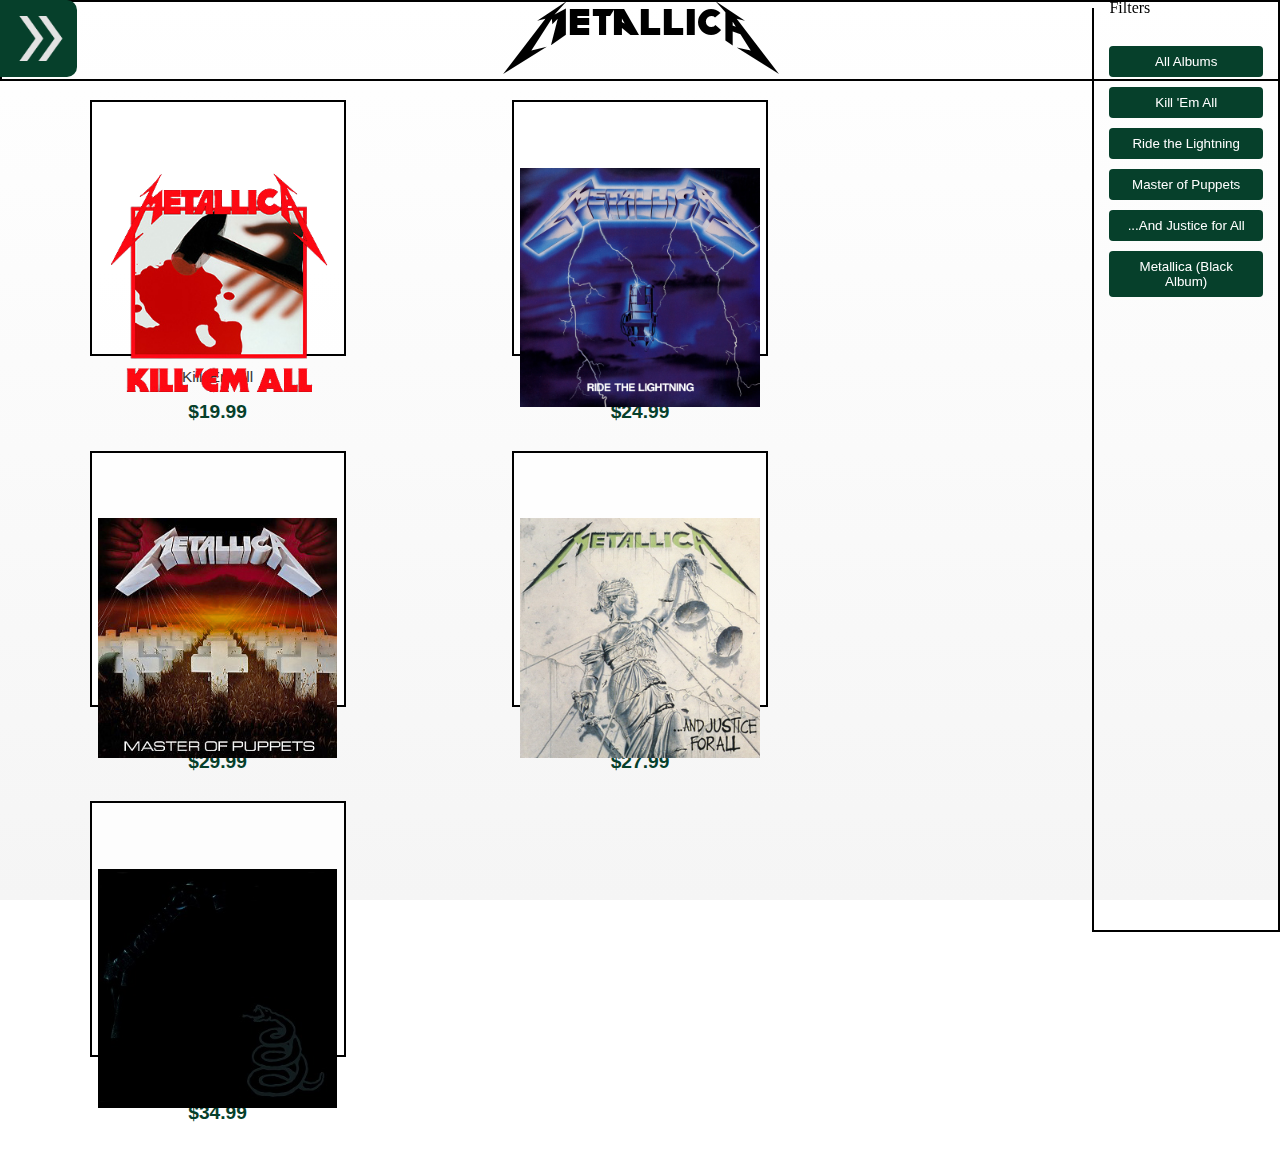
<file: love_u/index.html>
<!DOCTYPE html>
<html lang="en">
<head>
  <meta charset="UTF-8">
  <meta http-equiv="X-UA-Compatible" content="IE=edge">
  <meta name="viewport" content="width=device-width, initial-scale=1.0">
  <link type="text/css" rel="stylesheet" href="reset.css" >
  <link type="text/css" rel="stylesheet" href="style.css">
  <title>Document</title>
</head>
<body>
  <nav>
    
      <img class="navbar_img" id="navbar" src="metallica_webshop_images/double_arrow_24dp_E3E3E3_FILL0_wght400_GRAD0_opsz24.png" alt="double arrows pointing right">
      <div class="nav-links" id="navLinks">
        <a href="index.html">Home</a>
        <a href="history.html">History</a>
        
      </div>
   
  </nav>
  <div class="overlay" id="overlay"></div>
  <header>
  <p><span class="LOGOTEXT1">Metallic</span><span class="LOGOTEXT2">A</span></p>
</header>
  <main>
  
  <fieldset class="fortnite">
    <legend>Filters</legend>
    <div class="filter-buttons">
      <button class="filter-btn" data-filter="all">All Albums</button>
      <button class="filter-btn" data-filter="killemall">Kill 'Em All</button>
      <button class="filter-btn" data-filter="ridethelightning">Ride the Lightning</button>
      <button class="filter-btn" data-filter="masterofpuppets">Master of Puppets</button>
      <button class="filter-btn" data-filter="justice">...And Justice for All</button>
      <button class="filter-btn" data-filter="black">Metallica (Black Album)</button>
    </div>
  </fieldset>
  <div class="products">
    <div class="album-container">
      <a href="killemall.html" class="album-link">
        <fieldset class="album" data-album="killemall">
          <img class="album-cover" src="metallica_webshop_images/killemall.png" alt="Kill em all album cover">
        </fieldset>
        <h3>Kill 'Em All</h3>
        <p class="price">$19.99</p>
      </a>
    </div>
    <div class="album-container">
      <a href="ridethelightning.html" class="album-link">
        <fieldset class="album" data-album="ridethelightning">
          <img class="album-cover" src="metallica_webshop_images/ridethelightning.png" alt="Ride the Lightning album cover">
        </fieldset>
        <h3>Ride the Lightning</h3>
        <p class="price">$24.99</p>
      </a>
    </div>
    <div class="album-container">
      <a href="masterofpuppets.html" class="album-link">
        <fieldset class="album" data-album="masterofpuppets">
          <img class="album-cover" src="metallica_webshop_images/masterofpuppets.png" alt="Master of puppets album cover">
        </fieldset>
        <h3>Master of Puppets</h3>
        <p class="price">$29.99</p>
      </a>
    </div>
    <div class="album-container">
      <a href="justice.html" class="album-link">
        <fieldset class="album" data-album="justice">
          <img class="album-cover" src="metallica_webshop_images/justice.png" alt="...And justice for all album cover">
        </fieldset>
        <h3>...And Justice for All</h3>
        <p class="price">$27.99</p>
      </a>
    </div>
    <div class="album-container">
      <a href="black.html" class="album-link">
        <fieldset class="album" data-album="black">
          <img class="album-cover" src="metallica_webshop_images/metallica.png" alt="Metallica, or the black album album cover">
        </fieldset>
        <h3>Metallica</h3>
        <p class="price">$34.99</p>
      </a>
    </div>
  </div>
</main>
<script src="script.js"></script>
</body>

</html>
</file>
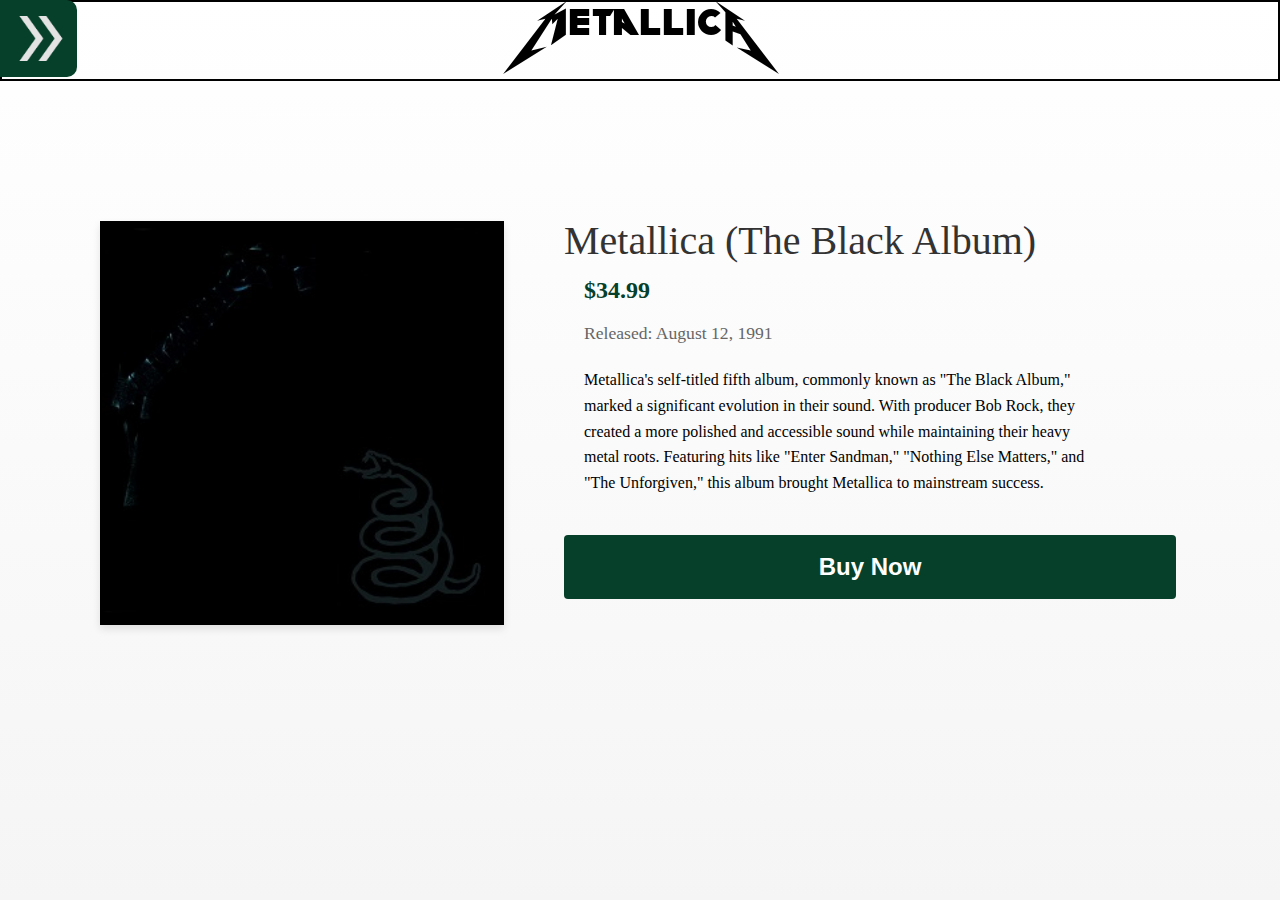
<file: love_u/black.html>
<!DOCTYPE html>
<html lang="en">
<head>
  <meta charset="UTF-8">
  <meta http-equiv="X-UA-Compatible" content="IE=edge">
  <meta name="viewport" content="width=device-width, initial-scale=1.0">
  <link type="text/css" rel="stylesheet" href="reset.css">
  <link type="text/css" rel="stylesheet" href="style.css">
  <title>Metallica (Black Album) - Metallica</title>
</head>
<body>
  <nav>
    
      <img class="navbar_img" id="navbar" src="metallica_webshop_images/double_arrow_24dp_E3E3E3_FILL0_wght400_GRAD0_opsz24.png" alt="double arrows pointing right">
      <div class="nav-links" id="navLinks">
        <a href="index.html">Home</a>
        <a href="history.html">History</a>
      </div>
    
  </nav>
  <div class="overlay" id="overlay"></div>
  <header>
    <p><span class="LOGOTEXT1">Metallic</span><span class="LOGOTEXT2">A</span></p>
  </header>
  <main>
    <div class="album-details">
      <img src="metallica_webshop_images/metallica.png" alt="Metallica (Black Album) cover" class="album-detail-cover">
      <div class="album-info">
        <h1>Metallica (The Black Album)</h1>
        <p class="price">$34.99</p>
        <p class="release-date">Released: August 12, 1991</p>
        <p class="description">Metallica's self-titled fifth album, commonly known as "The Black Album," marked a significant evolution in their sound. With producer Bob Rock, they created a more polished and accessible sound while maintaining their heavy metal roots. Featuring hits like "Enter Sandman," "Nothing Else Matters," and "The Unforgiven," this album brought Metallica to mainstream success.</p>
        <a href="#" class="buy-button">Buy Now</a>
      </div>
    </div>
  </main>
  <script src="script.js"></script>
</body>
</html>
</file>
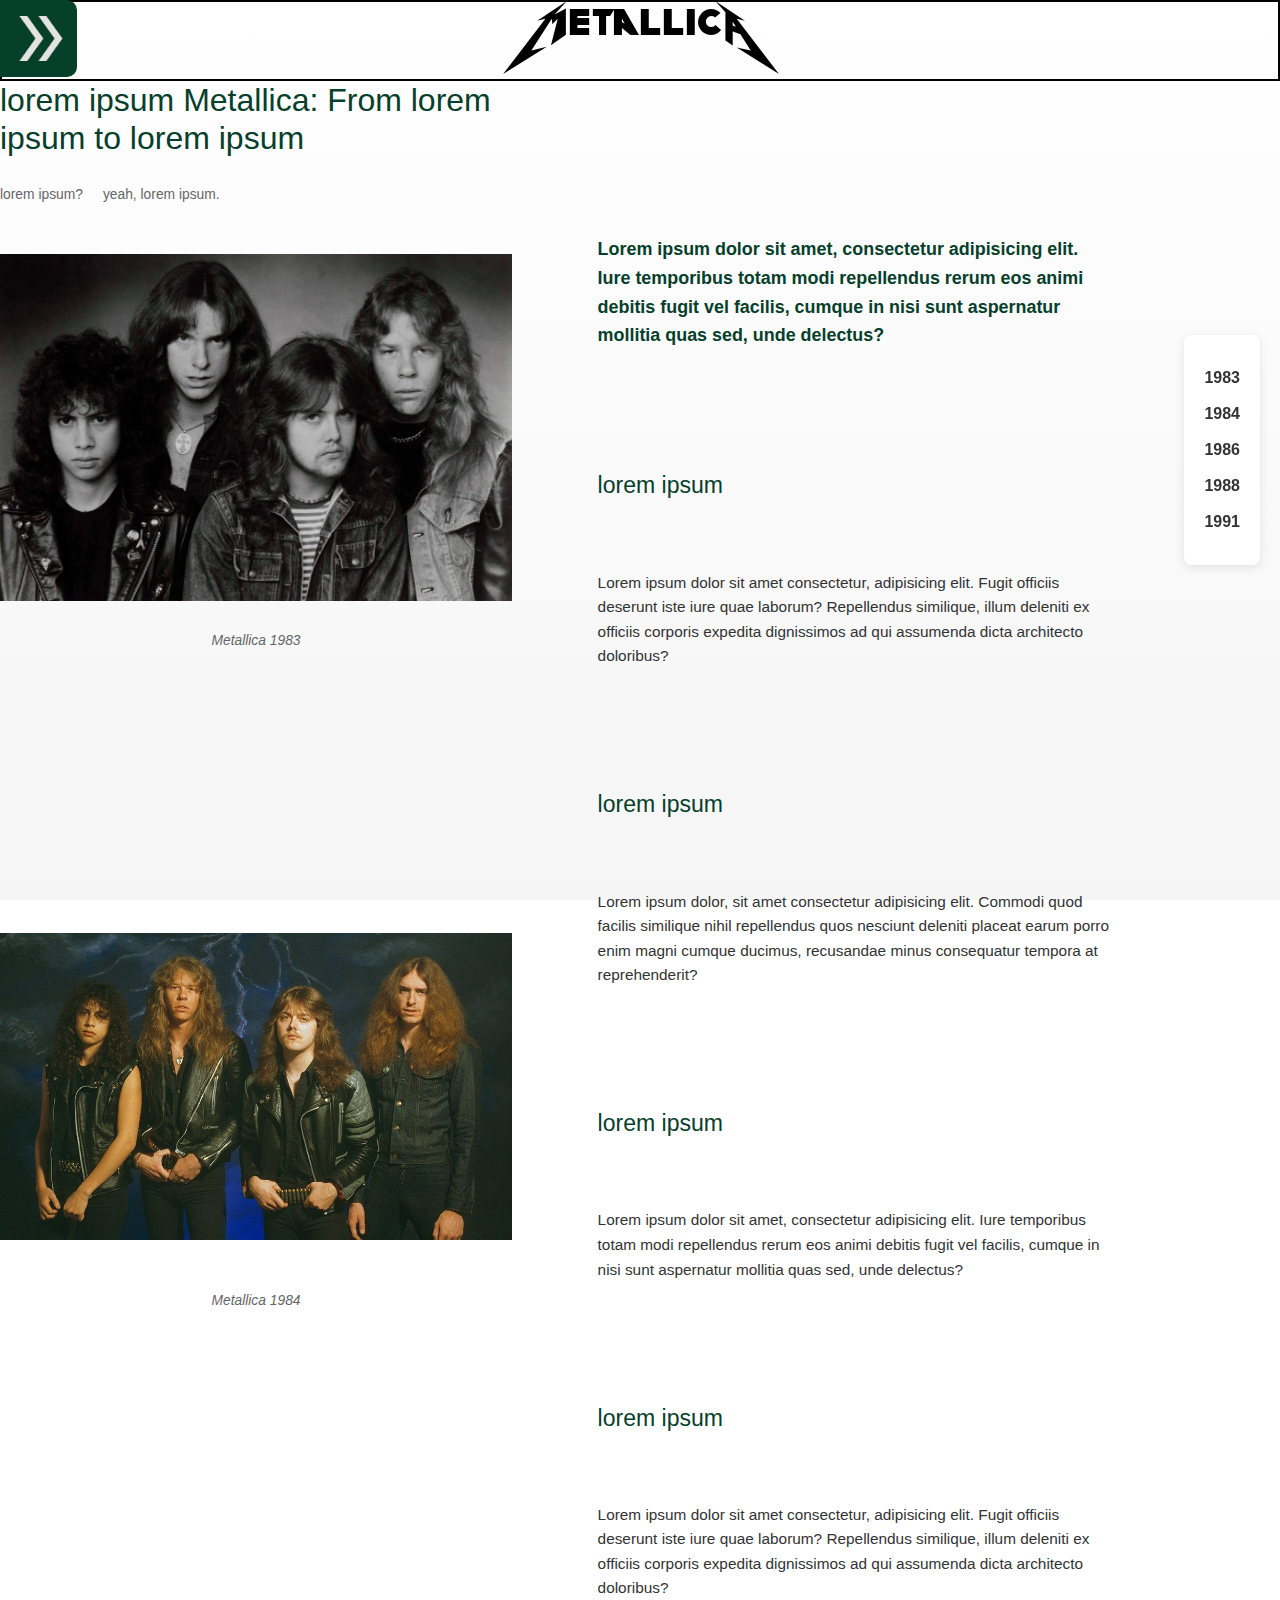
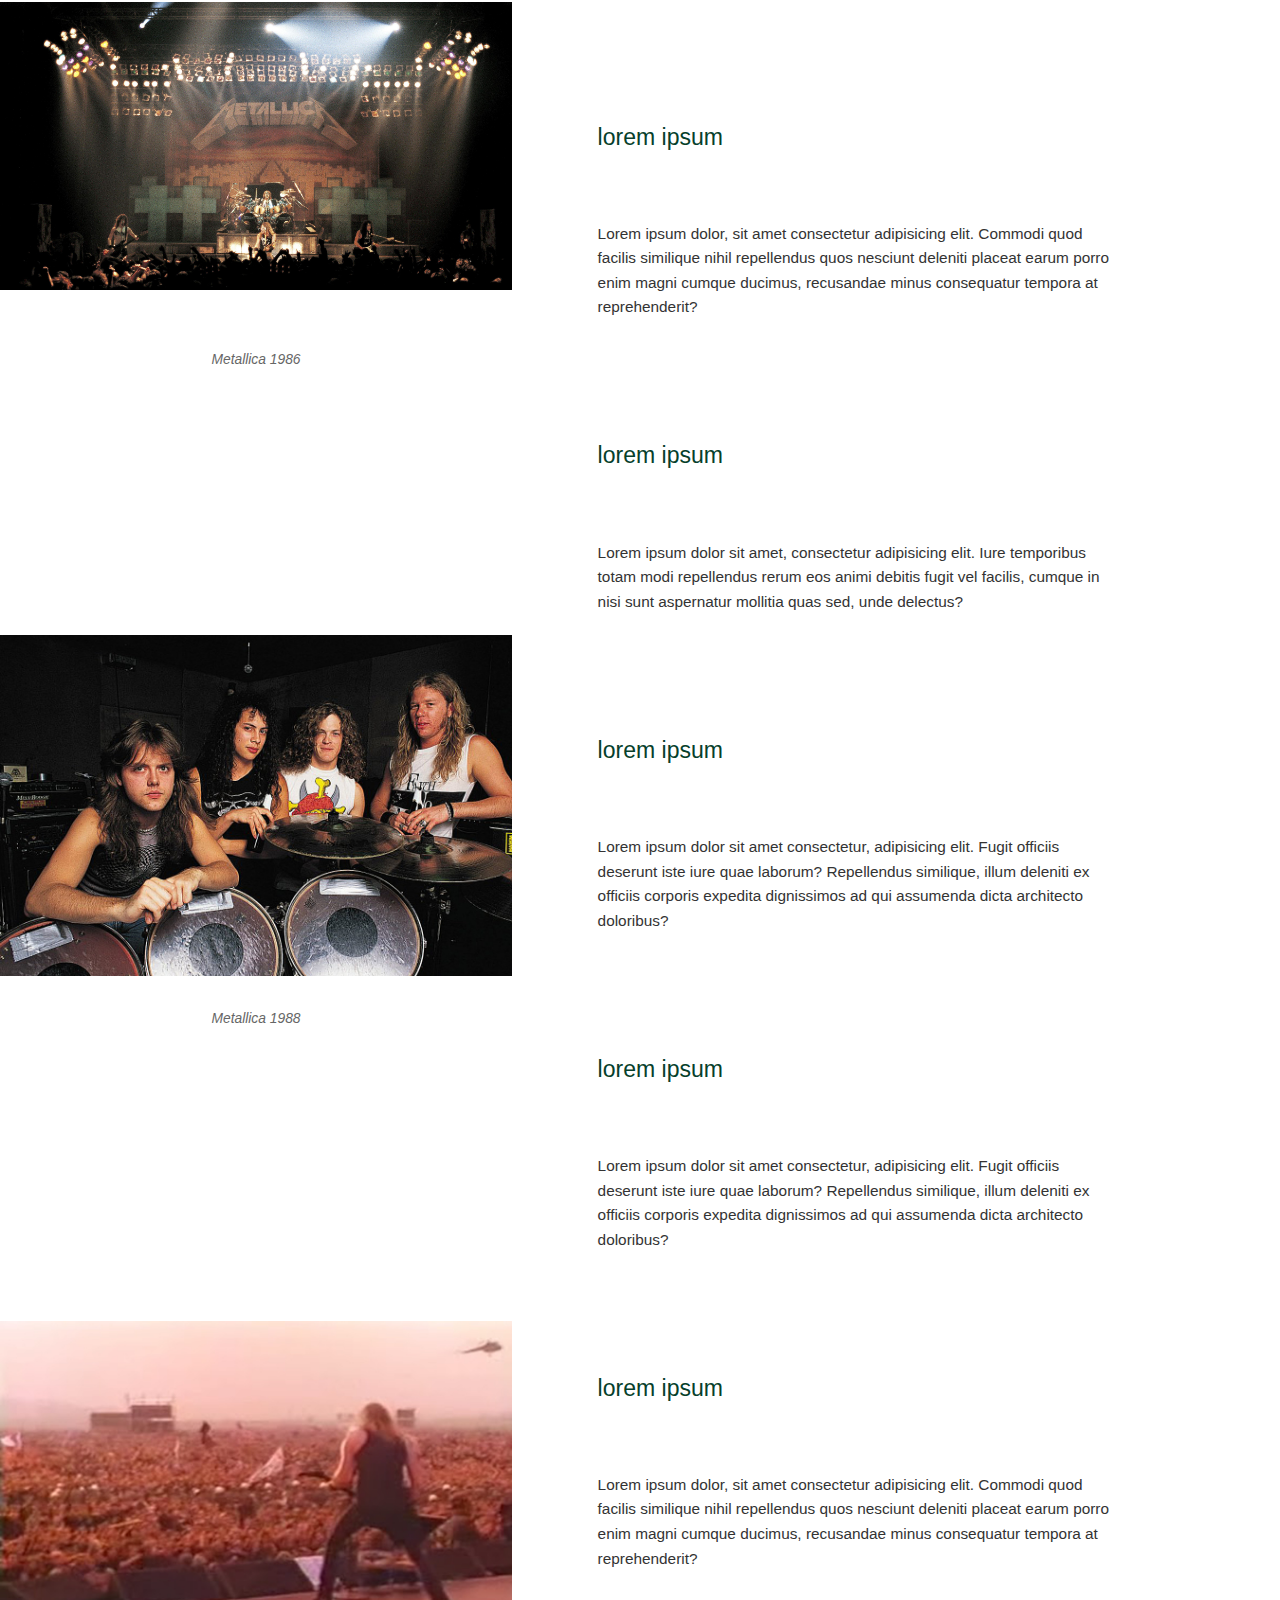
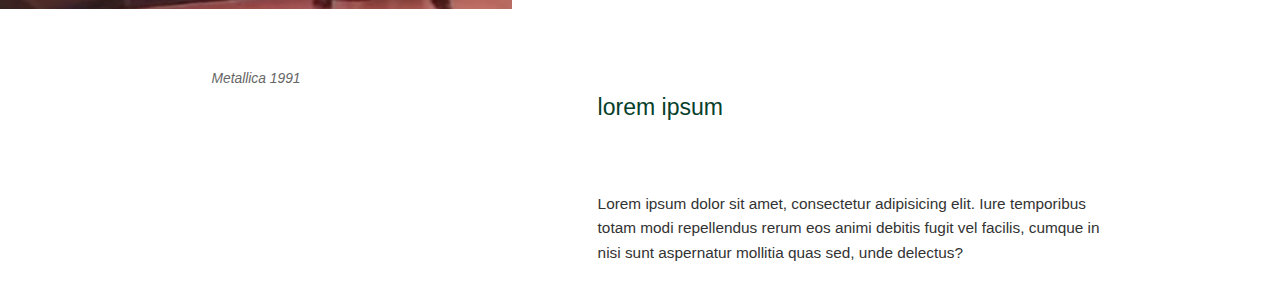
<file: love_u/history.html>
<!DOCTYPE html>
<html lang="en">
<head>
  <meta charset="UTF-8">
  <meta http-equiv="X-UA-Compatible" content="IE=edge">

  <meta name="viewport" content="width=device-width, initial-scale=1.0">
  <link type="text/css" rel="stylesheet" href="reset.css" >
  <link type="text/css" rel="stylesheet" href="style.css">
  <title>History - Metallica</title>
</head>
<body>
  <nav>
   
      
      <img class="navbar_img" id="navbar" src="metallica_webshop_images/double_arrow_24dp_E3E3E3_FILL0_wght400_GRAD0_opsz24.png" alt="double arrows pointing right">
      <div class="nav-links" id="navLinks">
        <a href="index.html">Home</a>
        <a href="history.html">History</a>
      </div>
   
  </nav>
  <div class="overlay" id="overlay"></div>
  <header>
    <p><span class="LOGOTEXT1">Metallic</span><span class="LOGOTEXT2">A</span></p>
  </header>
  <nav class="year-nav">
    <ul>
      <li><a href="#1983">1983</a></li>
      <li><a href="#1984">1984</a></li>
      <li><a href="#1986">1986</a></li>
      <li><a href="#1988">1988</a></li>
      <li><a href="#1991">1991</a></li>
    </ul>
  </nav>
  <main class="article-main">
    <article class="news-article">
      <h1>lorem ipsum Metallica: From lorem ipsum to lorem ipsum</h1>
      <div class="article-meta">
        <span class="date">lorem ipsum?</span>
        <span class="author">yeah, lorem ipsum.</span>
      </div>
      
      <div class="article-layout">
        <div class="media-column">
          <figure class="featured-image" id="1983">
            <img src="metallica_webshop_images/Metallica_1983_press_photo.jpg" alt="Metallica in 1983">
            <figcaption>Metallica 1983</figcaption>
          </figure>

          <div class="spotify-embed">
            <iframe src="https://open.spotify.com/embed/track/38fIaph07Kd8ZIN6l17ZJs?utm_source=generator"   allowfullscreen="" allow="autoplay; clipboard-write; encrypted-media; fullscreen; picture-in-picture" loading="lazy"></iframe>
          </div>

          <figure class="featured-image" id="1984">
            <img src="metallica_webshop_images/1984.png" alt="Metallica in 1984">
            <figcaption>Metallica 1984</figcaption>
          </figure>

          <div class="spotify-embed">
            <iframe src="https://open.spotify.com/embed/track/5nekfiTN45vlxG0eNJQQye?utm_source=generator"   allowfullscreen="" allow="autoplay; clipboard-write; encrypted-media; fullscreen; picture-in-picture" loading="lazy"></iframe>
          </div>

          <figure class="featured-image" id="1986">
            <img src="metallica_webshop_images/1986.png" alt="Metallica in 1986">
            <figcaption>Metallica 1986</figcaption>
          </figure>

          <div class="spotify-embed">
            <iframe src="https://open.spotify.com/embed/track/2MuWTIM3b0YEAskbeeFE1i?utm_source=generator"   allowfullscreen="" allow="autoplay; clipboard-write; encrypted-media; fullscreen; picture-in-picture" loading="lazy"></iframe>
          </div>

          <figure class="featured-image" id="1988">
            <img src="metallica_webshop_images/1988.png" alt="Metallica in 1988">
            <figcaption>Metallica 1988</figcaption>
          </figure>

          <div class="spotify-embed">
            <iframe src="https://open.spotify.com/embed/track/02xhLoVqpGmOqvolgrwM8w?utm_source=generator"  allowfullscreen="" allow="autoplay; clipboard-write; encrypted-media; fullscreen; picture-in-picture" loading="lazy"></iframe>
          </div>

          <figure class="featured-image" id="1991">
            <img src="metallica_webshop_images/1991.png" alt="Metallica in 1991">
            <figcaption>Metallica 1991</figcaption>
          </figure>

          <div class="spotify-embed">
            <iframe src="https://open.spotify.com/embed/track/5sICkBXVmaCQk5aISGR3x1?utm_source=generator"  allowfullscreen="" allow="autoplay; clipboard-write; encrypted-media; fullscreen; picture-in-picture" loading="lazy"></iframe>
          </div>
        </div>

        <div class="article-content">
          <p class="lead">Lorem ipsum dolor sit amet, consectetur adipisicing elit. Iure temporibus totam modi repellendus rerum eos animi debitis fugit vel facilis, cumque in nisi sunt aspernatur mollitia quas sed, unde delectus?</p>

          <h2>lorem ipsum</h2>
          <p>Lorem ipsum dolor sit amet consectetur, adipisicing elit. Fugit officiis deserunt iste iure quae laborum? Repellendus similique, illum deleniti ex officiis corporis expedita dignissimos ad qui assumenda dicta architecto doloribus?</p>

          <h2>lorem ipsum</h2>
          <p>Lorem ipsum dolor, sit amet consectetur adipisicing elit. Commodi quod facilis similique nihil repellendus quos nesciunt deleniti placeat earum porro enim magni cumque ducimus, recusandae minus consequatur tempora at reprehenderit?</p>

          <h2>lorem ipsum</h2>
          <p>Lorem ipsum dolor sit amet, consectetur adipisicing elit. Iure temporibus totam modi repellendus rerum eos animi debitis fugit vel facilis, cumque in nisi sunt aspernatur mollitia quas sed, unde delectus?</p>

          <h2>lorem ipsum</h2>
          <p>Lorem ipsum dolor sit amet consectetur, adipisicing elit. Fugit officiis deserunt iste iure quae laborum? Repellendus similique, illum deleniti ex officiis corporis expedita dignissimos ad qui assumenda dicta architecto doloribus?</p>

          <h2>lorem ipsum</h2>
          <p>Lorem ipsum dolor, sit amet consectetur adipisicing elit. Commodi quod facilis similique nihil repellendus quos nesciunt deleniti placeat earum porro enim magni cumque ducimus, recusandae minus consequatur tempora at reprehenderit?</p>

          <h2>lorem ipsum</h2>
          <p>Lorem ipsum dolor sit amet, consectetur adipisicing elit. Iure temporibus totam modi repellendus rerum eos animi debitis fugit vel facilis, cumque in nisi sunt aspernatur mollitia quas sed, unde delectus?</p>

          <h2>lorem ipsum</h2>
          <p>Lorem ipsum dolor sit amet consectetur, adipisicing elit. Fugit officiis deserunt iste iure quae laborum? Repellendus similique, illum deleniti ex officiis corporis expedita dignissimos ad qui assumenda dicta architecto doloribus?</p>

          <h2>lorem ipsum</h2>
          <p>Lorem ipsum dolor sit amet consectetur, adipisicing elit. Fugit officiis deserunt iste iure quae laborum? Repellendus similique, illum deleniti ex officiis corporis expedita dignissimos ad qui assumenda dicta architecto doloribus?</p>

          <h2>lorem ipsum</h2>
          <p>Lorem ipsum dolor, sit amet consectetur adipisicing elit. Commodi quod facilis similique nihil repellendus quos nesciunt deleniti placeat earum porro enim magni cumque ducimus, recusandae minus consequatur tempora at reprehenderit?</p>

          <h2>lorem ipsum</h2>
          <p>Lorem ipsum dolor sit amet, consectetur adipisicing elit. Iure temporibus totam modi repellendus rerum eos animi debitis fugit vel facilis, cumque in nisi sunt aspernatur mollitia quas sed, unde delectus?</p>

         

          
        </div>
      </div>
    </article>
  </main>
  <script src="script.js"></script>
</body>
</html>
</file>
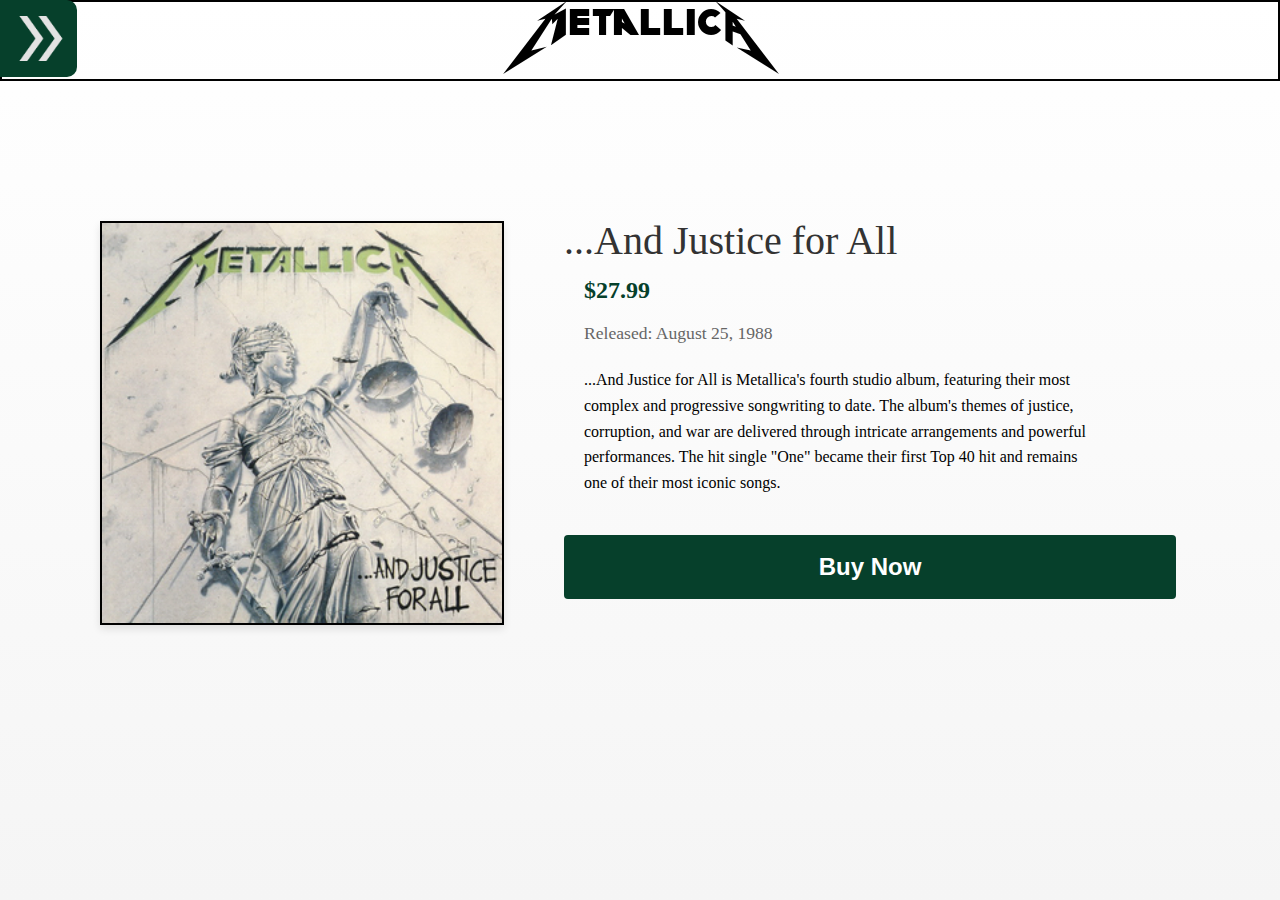
<file: love_u/justice.html>
<!DOCTYPE html>
<html lang="en">
<head>
  <meta charset="UTF-8">
  <meta http-equiv="X-UA-Compatible" content="IE=edge">
  <meta name="viewport" content="width=device-width, initial-scale=1.0">
  <link type="text/css" rel="stylesheet" href="reset.css">
  <link type="text/css" rel="stylesheet" href="style.css">
  <title>...And Justice for All - Metallica</title>
</head>
<body>
  <nav>
    
      <img class="navbar_img" id="navbar" src="metallica_webshop_images/double_arrow_24dp_E3E3E3_FILL0_wght400_GRAD0_opsz24.png" alt="double arrows pointing right">
      <div class="nav-links" id="navLinks">
        <a href="index.html">Home</a>
        <a href="history.html">History</a>
      </div>
   
  </nav>
  <div class="overlay" id="overlay"></div>
  <header>
    <p><span class="LOGOTEXT1">Metallic</span><span class="LOGOTEXT2">A</span></p>
  </header>
  <main>
    <div class="album-details">
      <img src="metallica_webshop_images/justice.png" alt="...And Justice for All album cover" class="album-detail-cover">
      <div class="album-info">
        <h1>...And Justice for All</h1>
        <p class="price">$27.99</p>
        <p class="release-date">Released: August 25, 1988</p>
        <p class="description">...And Justice for All is Metallica's fourth studio album, featuring their most complex and progressive songwriting to date. The album's themes of justice, corruption, and war are delivered through intricate arrangements and powerful performances. The hit single "One" became their first Top 40 hit and remains one of their most iconic songs.</p>
        <a href="#" class="buy-button">Buy Now</a>
      </div>
    </div>
  </main>
  <script src="script.js"></script>
</body>
</html>
</file>
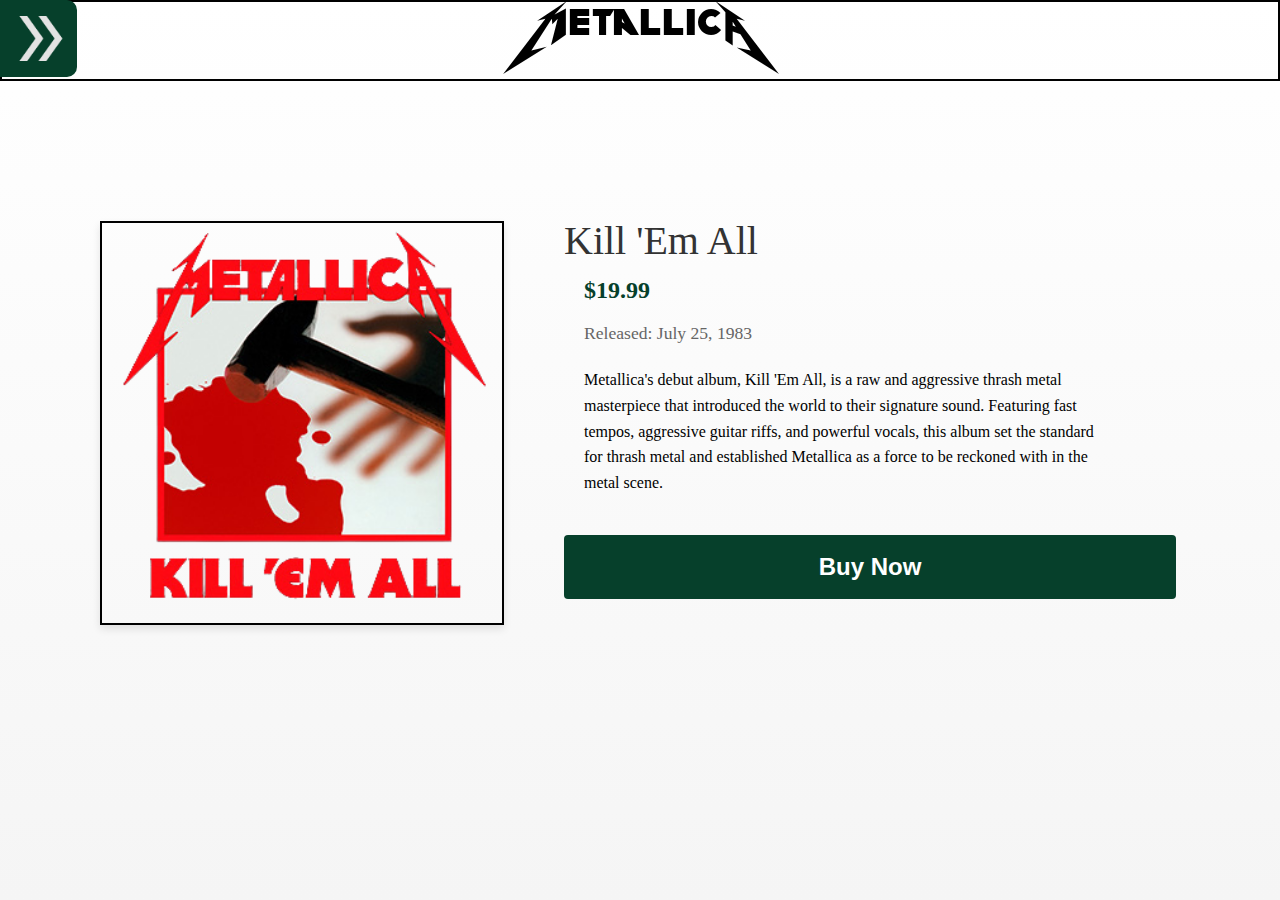
<file: love_u/killemall.html>
<!DOCTYPE html>
<html lang="en">
<head>
  <meta charset="UTF-8">
  <meta http-equiv="X-UA-Compatible" content="IE=edge">
  <meta name="viewport" content="width=device-width, initial-scale=1.0">
  <link type="text/css" rel="stylesheet" href="reset.css">
  <link type="text/css" rel="stylesheet" href="style.css">
  <title>Kill 'Em All - Metallica</title>
</head>
<body>
  <nav>
    
      <img class="navbar_img" id="navbar" src="metallica_webshop_images/double_arrow_24dp_E3E3E3_FILL0_wght400_GRAD0_opsz24.png" alt="double arrows pointing right">
      <div class="nav-links" id="navLinks">
        <a href="index.html">Home</a>
        <a href="history.html">History</a>
      </div>
    
  </nav>
  <div class="overlay" id="overlay"></div>
  <header>
    <p><span class="LOGOTEXT1">Metallic</span><span class="LOGOTEXT2">A</span></p>
  </header>
  <main>
    <div class="album-details">
      <img src="metallica_webshop_images/killemall.png" alt="Kill 'Em All album cover" class="album-detail-cover">
      <div class="album-info">
        <h1>Kill 'Em All</h1>
        <p class="price">$19.99</p>
        <p class="release-date">Released: July 25, 1983</p>
        <p class="description">Metallica's debut album, Kill 'Em All, is a raw and aggressive thrash metal masterpiece that introduced the world to their signature sound. Featuring fast tempos, aggressive guitar riffs, and powerful vocals, this album set the standard for thrash metal and established Metallica as a force to be reckoned with in the metal scene.</p>
        <a href="#" class="buy-button">Buy Now</a>
      </div>
    </div>
  </main>
  <script src="script.js"></script>
</body>
</html>
</file>
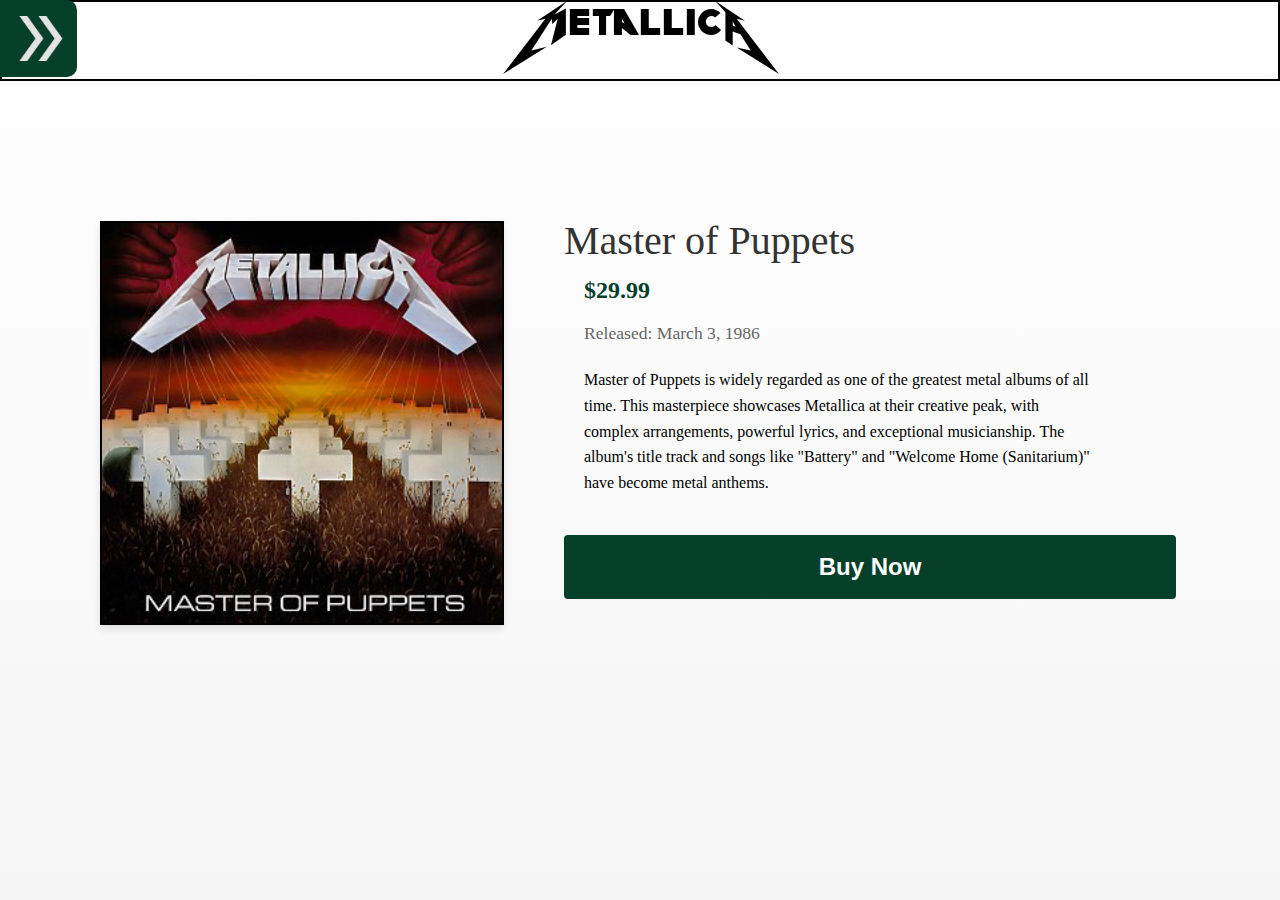
<file: love_u/masterofpuppets.html>
<!DOCTYPE html>
<html lang="en">
<head>
  <meta charset="UTF-8">
  <meta http-equiv="X-UA-Compatible" content="IE=edge">
  <meta name="viewport" content="width=device-width, initial-scale=1.0">
  <link type="text/css" rel="stylesheet" href="reset.css">
  <link type="text/css" rel="stylesheet" href="style.css">
  <title>Master of Puppets - Metallica</title>
</head>
<body>
  <nav>
   
      <img class="navbar_img" id="navbar" src="metallica_webshop_images/double_arrow_24dp_E3E3E3_FILL0_wght400_GRAD0_opsz24.png" alt="double arrows pointing right">
      <div class="nav-links" id="navLinks">
        <a href="index.html">Home</a>
        <a href="history.html">History</a>
      </div>
    
  </nav>
  <div class="overlay" id="overlay"></div>
  <header>
    <p><span class="LOGOTEXT1">Metallic</span><span class="LOGOTEXT2">A</span></p>
  </header>
  <main>
    <div class="album-details">
      <img src="metallica_webshop_images/masterofpuppets.png" alt="Master of Puppets album cover" class="album-detail-cover">
      <div class="album-info">
        <h1>Master of Puppets</h1>
        <p class="price">$29.99</p>
        <p class="release-date">Released: March 3, 1986</p>
        <p class="description">Master of Puppets is widely regarded as one of the greatest metal albums of all time. This masterpiece showcases Metallica at their creative peak, with complex arrangements, powerful lyrics, and exceptional musicianship. The album's title track and songs like "Battery" and "Welcome Home (Sanitarium)" have become metal anthems.</p>
        <a href="#" class="buy-button">Buy Now</a>
      </div>
    </div>
  </main>
  <script src="script.js"></script>
</body>
</html>
</file>
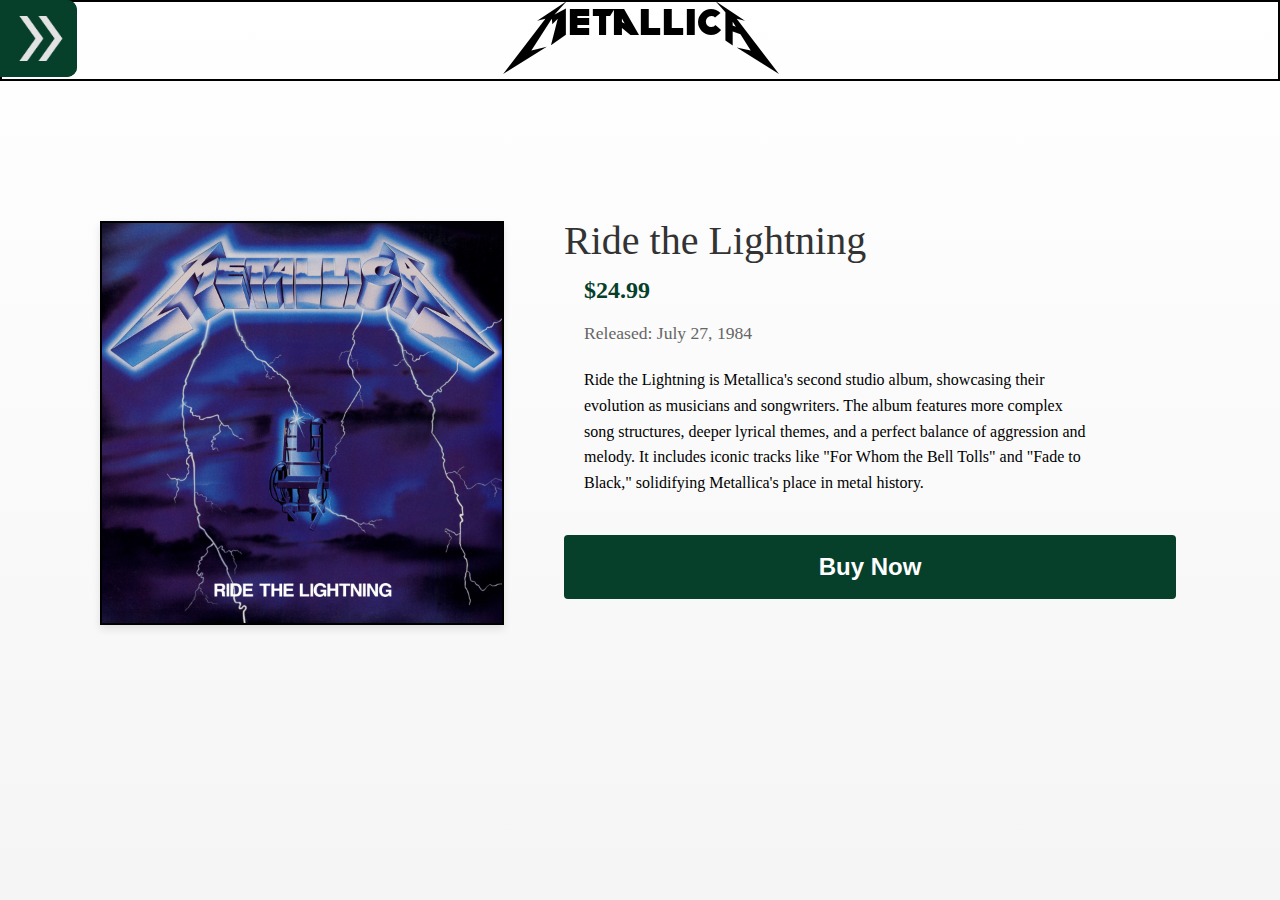
<file: love_u/ridethelightning.html>
<!DOCTYPE html>
<html lang="en">
<head>
  <meta charset="UTF-8">
  <meta http-equiv="X-UA-Compatible" content="IE=edge">
  <meta name="viewport" content="width=device-width, initial-scale=1.0">
  <link type="text/css" rel="stylesheet" href="reset.css">
  <link type="text/css" rel="stylesheet" href="style.css">
  <title>Ride the Lightning - Metallica</title>
</head>
<body>
  <nav>
    <ul>
      <li><p></p></li>
      <img class="navbar_img" id="navbar" src="metallica_webshop_images/double_arrow_24dp_E3E3E3_FILL0_wght400_GRAD0_opsz24.png" alt="double arrows pointing right">
      <div class="nav-links" id="navLinks">
        <a href="index.html">Home</a>
        <a href="history.html">History</a>
      </div>
    </ul>
  </nav>
  <div class="overlay" id="overlay"></div>
  <header>
    <p><span class="LOGOTEXT1">Metallic</span><span class="LOGOTEXT2">A</span></p>
  </header>
  <main>
    <div class="album-details">
      <img src="metallica_webshop_images/ridethelightning.png" alt="Ride the Lightning album cover" class="album-detail-cover">
      <div class="album-info">
        <h1>Ride the Lightning</h1>
        <p class="price">$24.99</p>
        <p class="release-date">Released: July 27, 1984</p>
        <p class="description">Ride the Lightning is Metallica's second studio album, showcasing their evolution as musicians and songwriters. The album features more complex song structures, deeper lyrical themes, and a perfect balance of aggression and melody. It includes iconic tracks like "For Whom the Bell Tolls" and "Fade to Black," solidifying Metallica's place in metal history.</p>
        <a href="#" class="buy-button">Buy Now</a>
      </div>
    </div>
  </main>
  <script src="script.js"></script>
</body>
</html>
</file>
<file: love_u/style.css>
body {
  background: linear-gradient(to bottom, #ffffff, #f5f5f5) fixed;
  min-height: 100vh;
  margin: 0;
  background-attachment: fixed;
  background-size: 100% 100%;
}

.nav-container {
  position: fixed;
  top: 0;
  left: 0;
  display: flex;
  align-items: flex-start;
}

.nav-button {
  position: relative;
  z-index: 1000;
}

nav p, nav img {
  background-color: #06402b;
  display: flex;
  position: fixed;
  width: 6vw;
  height: 6vw;
  border-radius: 0px 10px 10px 0px;
  cursor: pointer;
  z-index: 1000;
}

.navbar_img.rotated {
  transform: rotate(180deg);
}

header p {
  display: flex;
  
  justify-content: center;
  font-size: 6vw;
  border: solid black 2px;
  margin: 0;
  padding: 0;
}

@media (max-width: 768px) {
  header p {
    font-size: 8vw;
  }
  nav p, nav img {
    width: 8vw;
    height: 8vw;
  }
}

@media (max-width: 480px) {
  header p {
    font-size: 10vw;
  }
  nav p, nav img {
    width: 10vw;
    height: 10vw;
  }
  .fortnite{
    display: none;
  }
  .article-content p{font-size:3vw;}
  .article-meta span{font-size: 2.5vw;}
}

main {
  display: grid;
  grid-template-columns: 65vw;
  grid-template-rows: auto;
  grid-template-areas: 
    "products";
  align-items: start;
  padding-left: 0;
  margin-top: 0;
  position: relative;
  top: 0;
  justify-content: start;
  width: 100%;
  box-sizing: border-box;
}

.products {
  grid-area: products;
  display: grid;
  grid-template-columns: repeat(2, 1fr);
  grid-template-rows: repeat(3, auto);
  gap: 1vw;
  padding: 1vw;
  width: 65vw;
  margin: 0;
  justify-items: start;
  align-items: start;
  position: relative;
  top: 0;
  box-sizing: border-box;
}

@media (max-width: 1200px) {
  main {
    grid-template-columns: 60vw 40vw;
    grid-template-areas: 
      "products filter"
      "products filter"
      "products filter"
      "products filter";
    padding-left: 0;
    margin-top: 0;
    top: 0;
  }

  .products {
    width: 70vw;
    max-width: 700px;
    gap: 30px;
    padding: 30px 0px 30px 30px;
    margin: 0;
    top: 0;
  }

  .fortnite {
    width: 25vw;
    height: 100vh;
    justify-self: center;
    margin-bottom: 20px;
  }
}

@media (max-width: 768px) {
  main {
    grid-template-columns: 60vw 40vw;
    grid-template-areas: 
      "products filter"
      "products filter"
      "products filter"
      "products filter";
    margin-top: 0;
    top: 0;
  }

  .products {
    width: 100%;
    max-width: 600px;
    gap: 20px;
    padding: 20px;
    top: 0;
  }

  .album {
    width: 200px;
    height: 200px;
  }

  .fortnite {
    width: 40vw;
    height: 100vh;
  }
}

@media (max-width: 698px) {
  main {
    grid-template-columns: 50vw;
    grid-template-areas: 
      "products";
    margin-top: 0;
    top: 0;
  }

  .products {
    width: 50vw;
    gap: 2vw;
    padding: 2vw;
    top: 0;
    grid-template-columns: repeat(2, 1fr);
    grid-template-rows: repeat(3, auto);
  }

  .products fieldset {
    width: 25vw;
    height: 25vw;
    min-width: 80px;
    min-height: 80px;
    padding: 0.5vw;
    border-width: 0.1vw;
  }

  .album {
    width: 24vw;
    height: 24vw;
  }

  .album fieldset {
    width: 22vw;
    height: 22vw;
  }

  .album-cover {
    width: 20vw;
    height: 20vw;
  }

  .album-container {
    width: 24vw;
  }

  .album-container h3 {
    font-size: 1.5vw;
  }

  .album-container .price {
    font-size: 1.8vw;
  }

  .fortnite {
    width: 12vw;
    height: 100vh;
    position: fixed;
    right: 0;
    top: 0;
    padding: 15px;
    z-index: 1;
    background-color: white;
  }

  a.album {
    width: 25vw;
    height: 25vw;
    min-width: 80px;
    min-height: 80px;
  }
}



@font-face{font-family: master;
  src:url(metallica_webshop_images/pastor\ of\ muppets.ttf)}
@font-face{font-family: retsam;
  src:url(metallica_webshop_images/pastor\ of\ muppets\ flipped.ttf)}

.LOGOTEXT1{
  font-family: master;
}
.LOGOTEXT2{
  font-family: retsam;
}
.fortnite {
  border-bottom: solid black 2px;
  border-left: solid black 2px;
  border-right: solid black 2px;
  height: 100vh;
  width: 12vw;
  position: fixed;
  right: 0;
  top: 0;
  padding: 15px;
  z-index: 1;
}

.album-container {
  display: flex;
  flex-direction: column;
  align-items: center;
  gap: 8px;
  transition: transform 0.3s ease;
  opacity: 1;
  transform: translateX(0);
  transition: all 0.5s ease;
  width: 32vw;
  padding: 0.5vw;
  box-sizing: border-box;
}

.album-container.hidden {
  opacity: 0;
  transform: translateX(-100%);
  position: absolute;
  pointer-events: none;
}

.album-container.visible {
  opacity: 1;
  transform: translateX(0);
  position: relative;
}

.album-container:hover {
  transform: scale(1.1);
  z-index: 1;
}

.album-container:hover h3,
.album-container:hover .price {
  text-decoration: underline;
}

.album {
  border: solid black 2px;
  display: flex;
  justify-content: center;
  align-items: center;
  padding: 8px;
  margin: 0;
  width: 32vw;
  height: 32vw;
  aspect-ratio: 1;
  transition: all 0.3s ease;
  position: relative;
  opacity: 1;
  transform: translateX(0);
  background-color: rgba(255, 255, 255, 0.8);
  box-sizing: border-box;
}

.album:hover {
  background-color: rgba(160, 160, 160, 0.8);
  transform: none;
}

.album-container h3 {
  font-family: Arial, sans-serif;
  font-size: 1.2vw;
  margin: 0.3vw 0;
  color: #333;
  text-align: center;
  padding: 0 5px;
  line-height: 1.2;
}

.album-container .price {
  font-family: Arial, sans-serif;
  font-size: 1.5vw;
  font-weight: bold;
  color: #06402b;
  margin: 0.3vw 0;
  text-align: center;
  padding: 0 5px;
}

.album-cover {
  max-width: 90%;
  max-height: 90%;
  object-fit: contain;
  transition: filter 0.3s ease;
  width: 28vw;
  height: 28vw;
}

.album-container:hover .album-cover {
  filter: brightness(0.7);
}

.products fieldset {
  border: solid black 2px;
  display: flex;
  justify-content: center;
  align-items: center;
  padding: 0.5vw;
  margin: 0;
  width: 20vw;
  height: 20vw;
  aspect-ratio: 1;
}

.products fieldset:nth-child(5) {
  grid-column: span 2;
  justify-self: center;
  width: 20vw;
}

.products img {
  max-width: 100%;
  max-height: 100%;
  object-fit: contain;
}

.maintext h1{
  text-align: center;
  font-size: xx-large;
  margin:10px
}

.start{
  margin:0px 12.5vw;
  text-align: center;
  width:75vw;
  align-self: center;
}

.nav-links {
  position: fixed;
  top: 0;
  left: -200px;
  width: 200px;
  height: 100vh;
  background-color: #06402b;
  transition: left 0.3s ease;
  padding-top: 5.25vw;
  z-index: 999;
}

.nav-links a {
  display: block;
  color: white;
  padding: 15px;
  text-decoration: none;
  font-size: 1.2em;
  transition: background-color 0.3s;
  font-family: Arial, sans-serif;
}

.nav-links a:hover {
  background-color: #0a5a3d;
}

.nav-links.active {
  left: 0;
}

.nav-links.active ~ img {
  left: 200px;
}

.overlay {
  position: fixed;
  top: 0;
  left: 0;
  width: 100%;
  height: 100%;
  background-color: rgba(0, 0, 0, 0.5);
  z-index: 998;
  opacity: 0;
  visibility: hidden;
  transition: opacity 0.3s ease, visibility 0.3s ease;
}

.overlay.active {
  opacity: 1;
  visibility: visible;
}

.filters {
  border: solid black 2px;
  padding: 20px;
  margin-bottom: 20px;
  background-color: #f5f5f5;
}

.filter-buttons {
  display: flex;
  flex-direction: column;
  gap: 10px;
  margin-top: 15px;
}

.filter-btn {
  padding: 8px 15px;
  background-color: #06402b;
  color: white;
  border: none;
  border-radius: 4px;
  cursor: pointer;
  font-family: Arial, sans-serif;
  transition: background-color 0.3s;
  width: 100%;
}

.filter-btn:hover {
  background-color: #0a5a3d;
}

.filter-btn.active {
  background-color: #0a5a3d;
  font-weight: bold;
}

.album-hidden {
  display: none;
}

.album-details {
  display: flex;
  flex-direction: row;
  align-items: flex-start;
  gap: 40px;
  padding: 40px;
  max-width: 1000px;
  margin: 60px auto 0;
}

.album-detail-cover {
  max-width: 400px;
  width: 100%;
  height: auto;
  border: 2px solid black;
  box-shadow: 0 4px 8px rgba(0, 0, 0, 0.1);
  flex-shrink: 0;
  margin-left: 60px;
  margin-top: 40px;
}

.album-info {
  text-align: left;
  width: 40vw;
  flex: 1;
  margin-top: 40px;
  padding: 0 20px;
}

.album-info h1 {
  font-size: 2.5em;
  margin-bottom: 10px;
  color: #333;
}

.album-info .price {
  font-size: 1.5em;
  font-weight: bold;
  color: #06402b;
  margin: 10px 0;
}

.album-info .release-date {
  font-size: 1.1em;
  color: #666;
  margin-bottom: 20px;
}

.album-info p {
  width: 40vw;
  line-height: 1.6;
  margin-bottom: 20px;
  padding: 0 20px;
}

.album-link {
  text-decoration: none;
  color: inherit;
  display: flex;
  flex-direction: column;
  align-items: center;
  gap: 8px;
}

.album-link:hover {
  text-decoration: none;
}

.wiki-main {
  max-width: 1200px;
  margin: 0 auto;
  padding: 20px;
}

.wiki-content {
  display: flex;
  gap: 40px;
}

.wiki-toc {
  flex: 0 0 250px;
  background-color: #f8f9fa;
  border: 1px solid #a2a9b1;
  padding: 20px;
  border-radius: 4px;
  position: sticky;
  top: 20px;
  align-self: flex-start;
}

.wiki-toc h2 {
  font-size: 1.2em;
  margin: 0 0 10px 0;
  padding-bottom: 5px;
  border-bottom: 1px solid #a2a9b1;
}

.wiki-toc ol {
  margin: 0;
  padding-left: 20px;
}

.wiki-toc a {
  color: #06402b;
  text-decoration: none;
}

.wiki-toc a:hover {
  text-decoration: underline;
}

.wiki-content section {
  flex: 1;
  margin-bottom: 40px;
}

.wiki-content h2 {
  font-size: 1.8em;
  margin-bottom: 20px;
  padding-bottom: 10px;
  border-bottom: 1px solid #a2a9b1;
}

.wiki-content p {
  line-height: 1.6;
  margin-bottom: 15px;
  color: #202122;
}

.article-main {
  display: grid;
  grid-template-columns: 40vw 1fr;
  grid-template-rows: auto;
  grid-template-areas: 
    "media content";
  width: 100vw;
  box-sizing: border-box;
  position: relative;
}

.article-content {
  grid-area: content;
  display: grid;
  grid-template-columns: 1fr;
  grid-template-rows: auto;
  gap: 2vw;
  width: 60vw;
  padding: 0 2vw;
  box-sizing: border-box;
  justify-self: left;
}

.media-column {
  grid-area: media;
  display: grid;
  grid-template-columns: 1fr;
  grid-template-rows: auto;
  gap: 2vw;
  position: relative;
  height: fit-content;
  width: 40vw;
  z-index: 1;
  box-sizing: border-box;
}

.news-article {
  font-family: Arial, sans-serif;
  line-height: 1.6;
  color: #333;
  font-size: 1.2vw;
}

.news-article h1 {
  font-size: 2.5vw;
  margin-bottom: 2vw;
  line-height: 1.2;
  color: #06402b;
}

.news-article h2 {
  font-size: 1.8vw;
  margin: 4vw 0 2vw;
  color: #06402b;
}

.news-article p {
  margin-bottom: 2vw;
}

.lead {
  font-size: 1.4vw;
  font-weight: bold;
  margin-bottom: 3vw;
  color: #06402b;
  width: 40vw;
}

.article-meta {
  display: flex;
  gap: 20px;
  margin-bottom: 30px;
  color: #666;
  font-size: 0.9em;
}

.featured-image {
  margin: 0;
  width: 40vw;
  position: relative;
  box-sizing: border-box;
  display: grid;
  grid-template-columns: 1fr;
  grid-template-rows: auto;
}

.featured-image img {
  width: 40vw;
  height: 30vw;
  object-fit: contain;
  position: relative;
  box-sizing: border-box;
}

.featured-image figcaption {
  margin-top: 10px;
  font-size: 0.9em;
  color: #666;
  font-style: italic;
  text-align: center;
}

.spotify-embed {
  margin: 0;
  height: 15vw;
  width: 40vw;
  position: relative;
  box-sizing: border-box;
  display: grid;
  grid-template-columns: 1fr;
  grid-template-rows: auto;
  border-radius:12px;
  border: none;
}

.spotify-embed iframe {
  width: 100%;
  height: 100%;
  border-radius: 12px;
}

.article-layout {
  display: flex;
  gap: 60px;
  margin-top: 30px;
}

.year-nav {
  position: fixed;
  right: 20px;
  top: 50%;
  transform: translateY(-50%);
  background-color: rgba(255, 255, 255, 0.9);
  padding: 20px 10px;
  border-radius: 8px;
  box-shadow: 0 2px 10px rgba(0, 0, 0, 0.1);
  z-index: 1000;
}

.year-nav ul {
  list-style: none;
  padding: 0;
  margin: 0;
}

.year-nav li {
  margin: 10px 0;
}

.year-nav a {
  color: #333;
  text-decoration: none;
  font-weight: bold;
  padding: 5px 10px;
  display: block;
  border-radius: 4px;
  transition: all 0.3s ease;
  font-family: Arial, sans-serif;
}

.year-nav a:hover {
  background-color: #f0f0f0;
  transform: translateX(-5px);
}

.year-nav a:active {
  background-color: #e0e0e0;
  transform: translateX(-5px);
}

.year-nav a.active {
  background-color: #06402b;
  color: white;
  transform: translateX(-5px);
}

@media (max-width: 1200px) {
  .year-nav {
    display: none;
    visibility: hidden;
    opacity: 0;
    pointer-events: none;
  }
  .article-content {
    width: 60vw;
  }
  .article-main {
    grid-template-columns: 40vw 1fr;
  }
  .media-column {
    width: 40vw;
  }
  .featured-image,
  .featured-image img,
  .spotify-embed {
    width: 40vw;
  }
  .featured-image img {
    height: 25vw;
  }
  .spotify-embed {
    height: 12vw;
  }
  .news-article {
    font-size: 1.4vw;
  }
  .news-article h1 {
    font-size: 2.8vw;
  }
  .news-article h2 {
    font-size: 2vw;
  }
  .lead {
    font-size: 1.6vw;
  }
}

@media (max-width: 768px) {
  .news-article {
    font-size: 1.8vw;
  }
  .news-article h1 {
    font-size: 3.2vw;
  }
  .news-article h2 {
    font-size: 2.4vw;
  }
  .lead {
    font-size: 2vw;
  }
}



html {
  scroll-behavior: smooth;
}

.buy-button {
  background-color: #06402b;
  color: white;
  padding: 20px 50px;
  border: none;
  border-radius: 4px;
  font-family: Arial, sans-serif;
  font-size: 24px;
  font-weight: bold;
  cursor: pointer;
  transition: all 0.3s ease;
  margin-top: 20px;
  display: inline-block;
  text-decoration: none;
  text-align: center;
  width: 100%;
}

.buy-button:hover {
  background-color: #0a5a3d;
  transform: translateY(-2px);
  box-shadow: 0 4px 8px rgba(0, 0, 0, 0.2);
}

.buy-button:active {
  transform: translateY(0);
  box-shadow: 0 2px 4px rgba(0, 0, 0, 0.1);
}

@media (max-width: 1200px) {
  .album-details {
    flex-direction: column;
    align-items: center;
    padding: 20px;
  }

  .album-detail-cover {
    margin: 0;
    max-width: 300px;
  }

  .album-info {
    margin-top: 20px;
    text-align: center;
    width: 85vw;
    padding: 0 20px;
    display: flex;
    flex-direction: column;
    align-items: center;
  }

  .album-info h1,
  .album-info .price,
  .album-info .release-date,
  .album-info p {
    text-align: center;
    width: 85vw;
    padding: 0 20px;
  }

  .buy-button {
    width: 50%;
    margin: 20px auto;
    display: block;
  }
}

@media (max-width: 768px) {
  .article-main {
    grid-template-columns: 1fr;
    grid-template-areas: 
      "media" "content";
  }

   .media-column {
    display: none;
  }

   .article-content {
    width: 95vw;
    justify-self: center;
    margin-top: 0;
  }
  header p{
  width:100vw;}
  

  }
</file>
